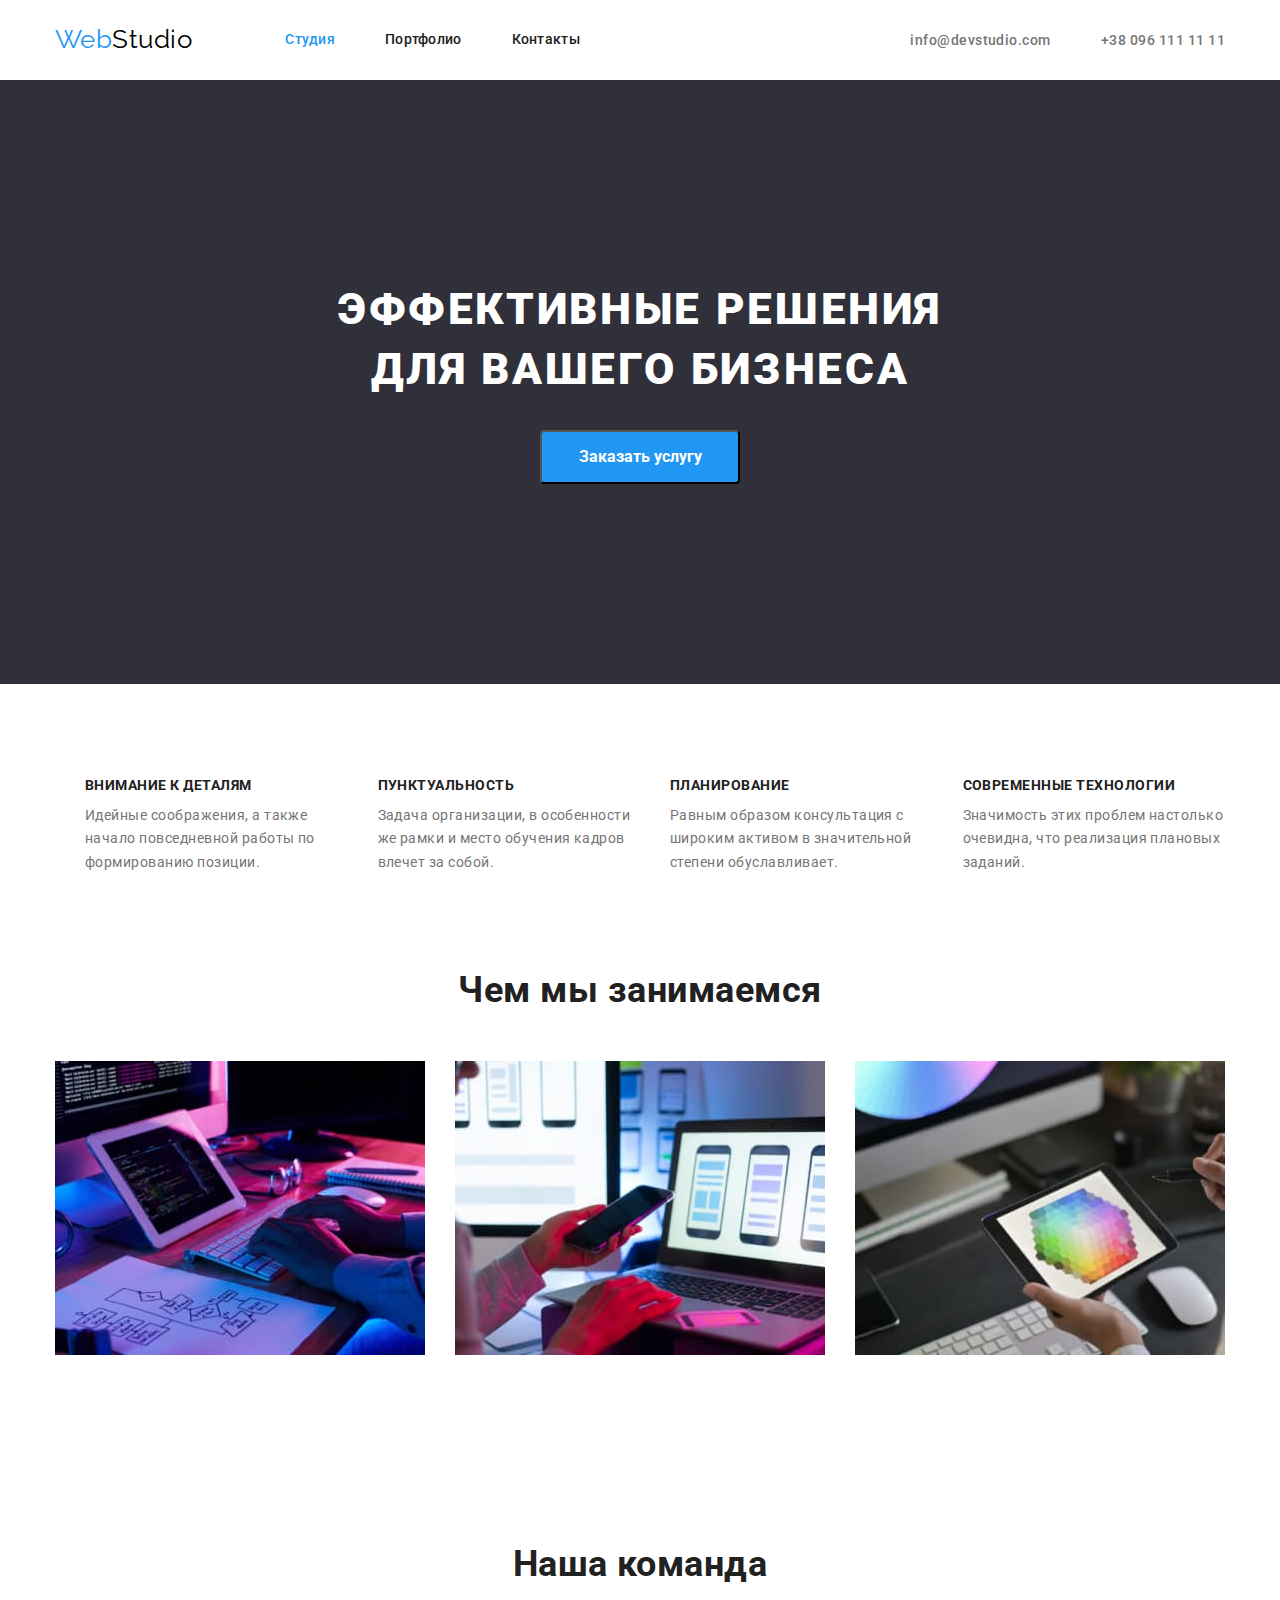
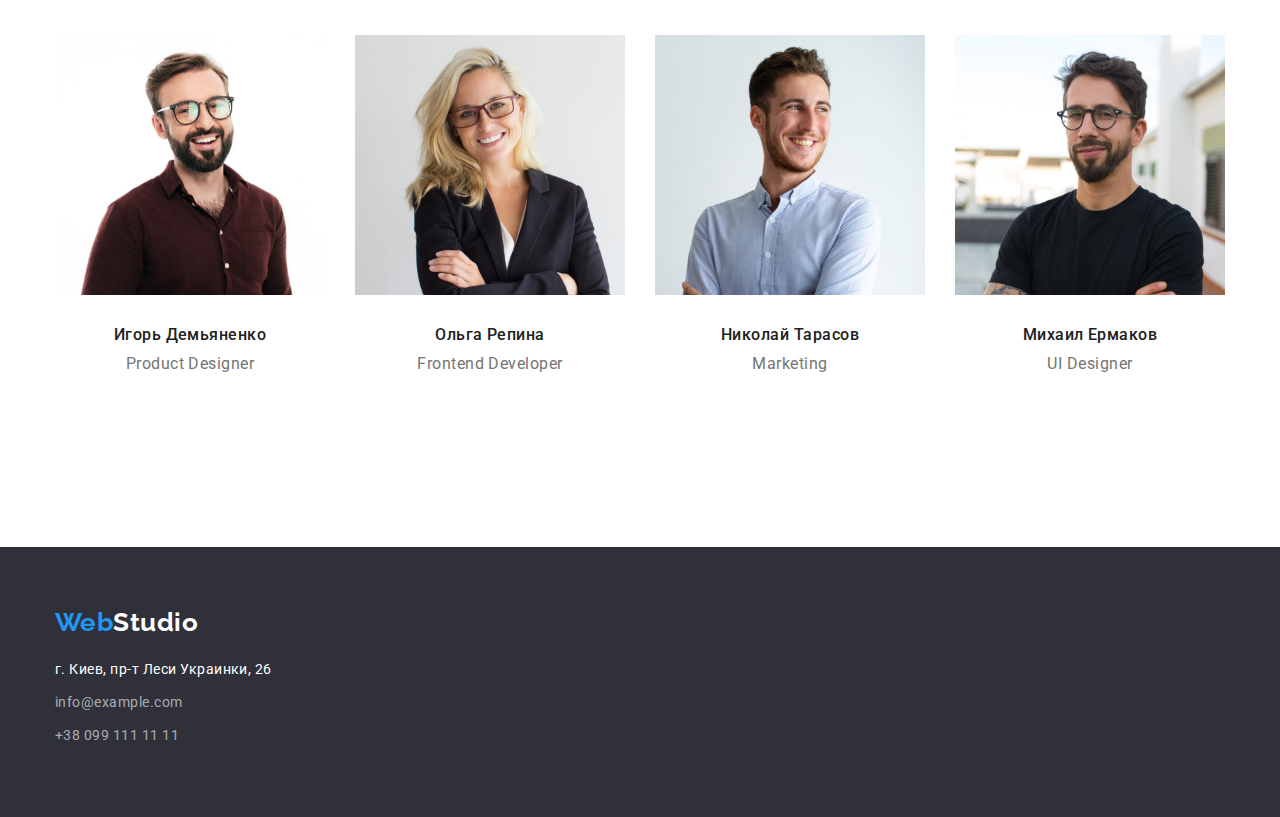
<file: index.html>
<!DOCTYPE html>
<html lang="ru">
<head>
    <meta charset="UTF-8">
    <meta http-equiv="X-UA-Compatible" content="IE=edge">
    <meta name="viewport" content="width=device-width, initial-scale=1.0">
    <title>Document</title>
    <link rel="preconnect" href="https://fonts.googleapis.com">
    <link rel="preconnect" href="https://fonts.gstatic.com" crossorigin>
    <link href="https://fonts.googleapis.com/css2?family=Raleway:wght@700&family=Roboto:wght@400;500;700;900&display=swap"
        rel="stylesheet">
    <link rel="stylesheet" href="https://cdnjs.cloudflare.com/ajax/libs/modern-normalize/1.1.0/modern-normalize.min.css">
    <link rel="stylesheet" href="./css/styles.css" />
</head>

<body class="page">
    <!--Хедер сайта-->
        <header>
        <div class="container header">
           <nav class="nav">
    <a href="./index.html" class="logo"><span class="span">Web</span>Studio</a>
    <ul class="site-nav list">
        <li class="item"><a href="./index.html" class="link current">Студия</a></li>
        <li class="item"><a href="./portfolio.html" class="link">Портфолио</a></li>
        <li class="item"><a href="" class="link">Контакты</a></li>
    </ul>
    </nav>
    <ul class="contacts-nav list">
        <li class="item"><a href="mailto:info@devstudio.com" class="link">info@devstudio.com</a></li>
        <li class="item"><a href="tel:+380961111111" class="link">+38 096 111 11 11</a></li>
    </ul>
    </div>
</header>


<!--Мейн секшн сайта-->
<main>
    <!--Герой-->
<section class="hero-text">
    <div class="container hero">
    <h1 class="hero-title">Эффективные решения<br> для вашего бизнеса</h1>
    <button type="button" class="button">Заказать услугу</button>
    </div>
</section>
<!--Преимущества-->
<section class="section-features">
    <div class="container features">
    <h2 class="section-title visually-hidden">Преимущества</h2>
    <ul class="feature-list list">
        <li class="item">
            <h3 class="title">Внимание к деталям</h3>
            <p class="text">Идейные соображения, а также начало повседневной работы по формированию позиции.</p>
        </li>
        <li class="item">
            <h3 class="title">Пунктуальность</h3>
            <p class="text">Задача организации, в особенности же рамки и место обучения кадров влечет за собой.</p>
        </li>
        <li class="item">
            <h3 class="title">Планирование</h3>
            <p class="text">Равным образом консультация с широким активом в значительной степени обуславливает.</p>
        </li>
        <li class="item">
            <h3 class="title">Современные технологии</h3>
            <p class="text">Значимость этих проблем настолько очевидна, что реализация плановых заданий.</p>
        </li>
    </ul>
    </div>
</section>
<!--Чем мы занимаемся-->
<section class="section working">
    <div class="container">
    <h2 class="section-title  we-working">Чем мы занимаемся</h2>
    <ul class="working-list">
        <li class="item">
            <img src="./images/box1.jpg" alt="Наша работа 1" width="370">
        </li>
        <li class="item">
            <img src="./images/box2.jpg" alt="Наша работа 2" width="370">
        </li>
        <li class="item">
            <img src="./images/box3.jpg" alt="Наша работа 3" width="370">
        </li>
    </ul>
    </div>
</section>
<!---Наша команда-->
<section class="section-team">
    <div class="container team">
    <h2 class="section-title team">Наша команда</h2>
    <ul class="team-list list">
        <li class="item">
            <img src="./images/img1.jpg" alt="Член команды 1" width="270">
            <div class="team-worker">
            <h3 class="title">Игорь Демьяненко</h3>
            <p class="text">Product Designer</p>
            </div>
        </li>
        <li class="item">
            <img src="./images/img2.jpg" alt="Член команды 2" width="270">
            <div class="team-worker">
            <h3 class="title">Ольга Репина</h3>
            <p class="text">Frontend Developer</p>
            </div>
        </li>
        <li class="item">
            <img src="./images/img3.jpg" alt="Член команды 3" width="270">
            <div class="team-worker">
            <h3 class="title">Николай Тарасов</h3>
            <p class="text">Marketing</p>
            </div>
        </li>
        <li class="item">
            <img src="./images/img4.jpg" alt="Член команды 4" width="270">
            <div class="team-worker">
            <h3 class="title">Михаил Ермаков</h3>
            <p class="text">UI Designer</p>
            </div>
        </li>
    </ul>
    </div>
</section>
</main>

<!--Футер сайта-->
<footer class="footer">
        <div class="container footer-site">
        <a href="/" class="logo"><span class="span">Web</span>Studio</a>
        <address class="address">
            <ul class="footer-nav list">
                <li class="map-address">г. Киев, пр-т Леси Украинки, 26</li>
                <li><a href="info@example.com" class="link">info@example.com</a></li>
                <li><a href="tel:+380991111111" class="link">+38 099 111 11 11</a></li>
            </ul>
        </address>
        </div>
   </footer>
</body>
</html>
</file>
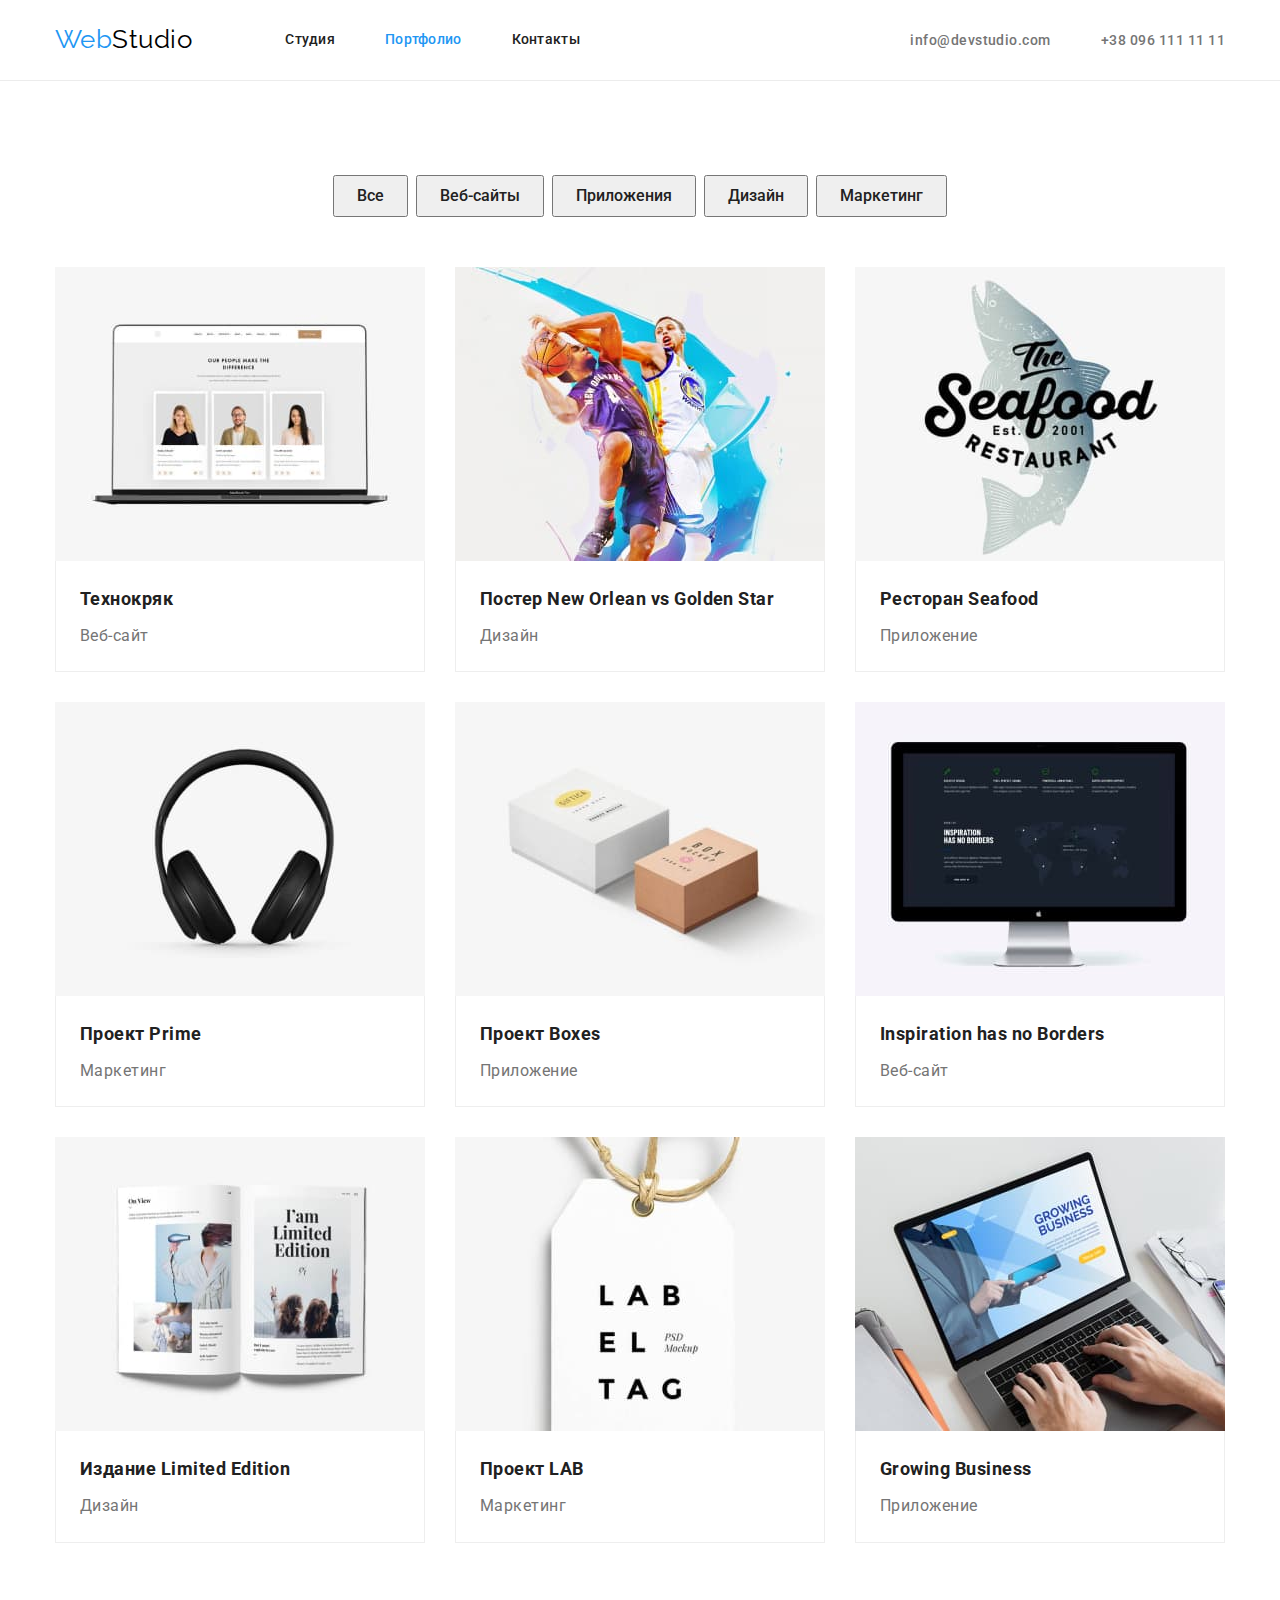
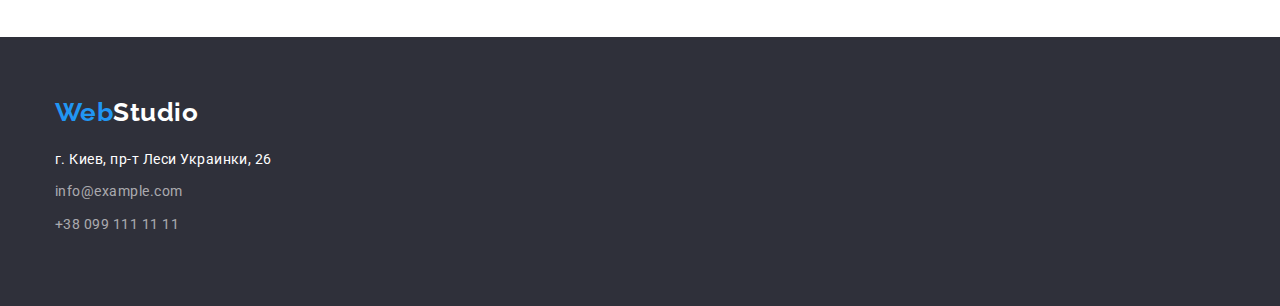
<file: portfolio.html>
<!DOCTYPE html>
<html lang="ru">
<head>
    <meta charset="UTF-8">
    <meta http-equiv="X-UA-Compatible" content="IE=edge">
    <meta name="viewport" content="width=device-width, initial-scale=1.0">
    <title>Document</title>
    <link rel="preconnect" href="https://fonts.googleapis.com">
    <link rel="preconnect" href="https://fonts.gstatic.com" crossorigin>
    <link href="https://fonts.googleapis.com/css2?family=Raleway:wght@700&family=Roboto:wght@400;500;700;900&display=swap"
        rel="stylesheet">
    <link rel="stylesheet" href="https://cdnjs.cloudflare.com/ajax/libs/modern-normalize/1.1.0/modern-normalize.min.css">
    <link rel="stylesheet" href="./css/styles.css" />
</head>

<body class="page">
<!--Хедер сайта-->
<header class="top-header">
    <div class="container header">
        <nav class="nav">
            <a href="./index.html" class="logo"><span class="span">Web</span>Studio</a>
            <ul class="site-nav list">
                <li class="item"><a href="./index.html" class="link">Студия</a></li>
                <li class="item"><a href="./portfolio.html" class="link current">Портфолио</a></li>
                <li class="item"><a href="" class="link">Контакты</a></li>
            </ul>
        </nav>
        <ul class="contacts-nav list">
            <li class="item"><a href="mailto:info@devstudio.com" class="link">info@devstudio.com</a></li>
            <li class="item"><a href="tel:+380961111111" class="link">+38 096 111 11 11</a></li>
        </ul>
    </div>
</header>

    <!--Мейн секшн Портфолио-->
    <main>
        <section class="portfolio">
            <div class="container">
            <ul class="portfolio-button">
                <li class="item"><button type="button" class="list">Все</button></li>
                <li class="item"><button type="button" class="list">Веб-сайты</button></li>
                <li class="item"><button type="button" class="list">Приложения</button></li>
                <li class="item"><button type="button" class="list">Дизайн</button></li>
                <li class="item"><button type="button" class="list">Маркетинг</button></li>
            </ul>
            <ul class="portfolio-works">
                <li class="portfolio-item">
                    <a href="/" class="link"><img src="./images/image1.jpg" alt="Наша работа 1" width="370">
                    <div class="item-content">
                    <h2 class="title">Технокряк</h2>
                    <p class="text">Веб-сайт</p>
                    </div>
                </a>
                </li>

                <li class="portfolio-item">                    
                    <a href="/" class="link"><img src="./images/image2.jpg" alt="Наша работа 2" width="370">
                    <div class="item-content">
                    <h2 class="title">Постер New Orlean vs Golden Star</h2>
                    <p class="text">Дизайн</p>
                    </div>
                </a>                                
                 </li>

                <li class="portfolio-item">                   
                    <a href="/" class="link"><img src="./images/image3.jpg" alt="Наша работа 3" width="370">
                    <div class="item-content">
                    <h2 class="title">Ресторан Seafood</h2>
                    <p class="text">Приложение</p>
                    </div>
                </a>                
                </li>

                <li class="portfolio-item">
                    <a href="/" class="link"><img src="./images/image4.jpg" alt="Наша работа 4" width="370">
                <div class="item-content">
                    <h2 class="title">Проект Prime</h2>
                    <p class="text">Маркетинг</p>
                    </div>
                </a>
                </li>

                <li class="portfolio-item">
                    <a href="/" class="link"><img src="./images/image5.jpg" alt="Наша работа 5" width="370">
                    <div class="item-content">
                    <h2 class="title">Проект Boxes</h2>
                    <p class="text">Приложение</p>
                    </div>
                </a>
                </li>

                <li class="portfolio-item">
                    <a href="/" class="link"><img src="./images/image6.jpg" alt="Наша работа 6" width="370">
                    <div class="item-content">
                    <h2 class="title">Inspiration has no Borders</h2>
                    <p class="text">Веб-сайт</p>
                    </div>
                </a>
                </li>

                <li class="portfolio-item">
                    <a href="/" class="link"><img src="./images/image7.jpg" alt="Наша работа 7" width="370">
                <div class="item-content">
                    <h2 class="title">Издание Limited Edition</h2>
                    <p class="text">Дизайн</p>
                    </div>
                </a>
                </li>

                <li class="portfolio-item">
                    <a href="/" class="link"><img src="./images/image8.jpg" alt="Наша работа 8" width="370">
                    <div class="item-content">
                    <h2 class="title">Проект LAB</h2>
                    <p class="text">Маркетинг</p>
                    </div>
                </a>
                </li>

                <li class="portfolio-item">
                    <a href="/" class="link"><img src="./images/image9.jpg" alt="Наша работа 9" width="370">
                    <div class="item-content">
                        <h2 class="title">Growing Business</h2>
                    <p class="text">Приложение</p>
                    </div>
                </a>
                </li>
            </ul>
            </div>
        </section>
    </main>

        <!--Футер сайта-->
        <footer class="footer">
            <div class="container footer-site">
                <a href="/" class="logo"><span class="span">Web</span>Studio</a>
                <address class="address">
                    <ul class="footer-nav list">
                        <li class="map-address">г. Киев, пр-т Леси Украинки, 26</li>
                        <li><a href="info@example.com" class="link">info@example.com</a></li>
                        <li><a href="tel:+380991111111" class="link">+38 099 111 11 11</a></li>
                    </ul>
                </address>
            </div>
        </footer>
            </body>
            </html>
</file>
<file: css/styles.css>
/* цвет основного текста #757575  */
/* вторичный цвет текста #212121 */
/* белый #FFFFFF*/
/* акцент #2196F3 */
/* цвет в лого #000000 */
/* цвет фона #E5E5E5 */

:root {
  --primary-text-color: #757575;
  --title-text-color: #212121;
  --accent-color: #2196f3;
  --logo-color: #000000;
  --hero-text-color: #ffffff;
  --primary-bg-color: #ffffff;
  --hero-bg-color: #2f303a;
  --footer-link-color: rgba(255, 255, 255, 0.6);
  --button-bg-hover-color: #188ce8;
  --header-border-color: #ececec;
}

.page {
  background-color: var(--primary-bg-color);
  color: var(--primary-text-color);
  font-family: Roboto, sans-serif;
  letter-spacing: 0.03em;
}

ul {
  padding: 0;
  margin: 0;
}

img {
  display: block;
  max-width: 100%;
  height: auto;
}

.container {
  width: 1200px;
  margin-left: auto;
  margin-right: auto;
  padding-left: 15px;
  padding-right: 15px;
}

/* Header */

.top-header {
  border-bottom: 1px solid var(--header-border-color);
}

.header {
  display: flex;
  align-items: center;
  margin-top: 0;
}

/* Logo */

ul {
  list-style: none;
  padding: 0;
  margin: 0;
}

a {
  text-decoration: none;
}

.span {
  color: var(--accent-color);
  padding-top: 24px;
  padding-bottom: 25px;
}

.logo {
  display: block;
  color: var(--logo-color);
  font-family: Raleway, sans-serif;
  font-size: 26px;
  line-height: 1.19;
  text-decoration: none;
  padding-top: 24px;
  padding-bottom: 25px;
}

/* Site nav */

.nav {
  display: flex;
}

.site-nav {
  display: flex;
  margin-left: 93px;
}

.site-nav .item + .item {
  margin-left: 50px;
}

.contacts-nav {
  display: flex;
  margin-left: auto;
}

.site-nav .link {
  display: block;
  color: var(--title-text-color);
  font-weight: 500;
  font-size: 14px;
  line-height: 1.14;
  text-decoration: none;
  letter-spacing: 0.02em;
  padding-top: 32px;
  padding-bottom: 32px;
}

.site-nav .link:hover,
.site-nav .link:focus {
  color: var(--accent-color);
}

.contacts-nav .item + .item {
  margin-left: 50px;
}

.contacts-nav .link {
  color: var(--primary-text-color);
  font-weight: 500;
  font-size: 14px;
  line-height: 1.14;
  text-decoration: none;
}

.contacts-nav .link:hover,
.contacts-nav .link:focus {
  color: var(--accent-color);
}
.site-nav .link.current {
  color: var(--accent-color);
}

/* Hero */

.hero-title {
  color: var(--hero-text-color);
  font-weight: 900;
  font-size: 44px;
  line-height: 1.36;
  letter-spacing: 0.06em;
  text-transform: uppercase;
  margin-top: 0;
  margin-bottom: 0px;
  min-width: 696px;
}

.hero-text {
  background: var(--hero-bg-color);
  text-align: center;
  max-width: 1600px;
  padding-top: 200px;
  padding-bottom: 200px;
  margin: 0 auto;
}

.hero-text .button:hover {
  background-color: var(--button-bg-hover-color);
}

/* Section */
.section-title {
  color: var(--title-text-color);
  font-weight: 700;
  font-size: 36px;
  line-height: 1.17;
  text-align: center;
}

.visually-hidden {
  position: absolute;
  clip: rect(0 0 0 0);
  width: 1px;
  height: 1px;
  margin: -1px;
}

/* Portfolio works */

.portfolio {
  padding-top: 94px;
  padding-bottom: 94px;
  margin-top: 0;
  margin-bottom: 0;
}

.portfolio-works {
  list-style: none;
  padding: 0;
  margin: 0;
  display: flex;
  flex-wrap: wrap;
  margin-left: -30px;
  margin-top: -30px;
}

.portfolio-item {
  flex-basis: calc(100% / 3-30px);
  margin-left: 30px;
  margin-top: 30px;
}

.portfolio-works .link {
  text-decoration: none;
}

.portfolio-works .title {
  font-weight: 700;
  font-size: 18px;
  line-height: 2;
  color: var(--title-text-color);
  margin-top: 0;
  margin-bottom: 4px;
  padding-top: 0;
  padding-bottom: 0;
}

.portfolio-works .text {
  font-size: 16px;
  line-height: 1.9;
  color: var(--primary-text-color);
  margin-top: 0px;
  margin-bottom: 0;
  padding-top: 0;
  padding-bottom: 0;
}

.item-content {
  padding: 20px 24px;
  border-bottom: 1px solid #eeeeee;
  border-left: 1px solid #eeeeee;
  border-right: 1px solid #eeeeee;
}

/* Features */
.section-features {
  padding-top: 94px;
  padding-bottom: 94px;
}

.features {
  margin-top: 0;
  margin-bottom: 0;
}

.feature-list {
  display: flex;
}

.feature-list .item {
  width: 270px;
  margin-left: 30px;
}

.feature-list .title {
  margin-top: 0;
  margin-bottom: 10px;
  padding-top: 0;
  padding-bottom: 0;
  color: var(--title-text-color);
  font-weight: 700;
  font-size: 14px;
  line-height: 1.14;
  text-transform: uppercase;
}

.feature-list .text {
  margin-top: 0;
  margin-bottom: 0;
  padding-top: 0;
  padding-bottom: 0;
  font-size: 14px;
  line-height: 1.7;
}

/* Working */

.working {
  padding-top: 0;
  padding-bottom: 94px;
  margin-top: 0;
  margin-bottom: 0;
}

.we-working {
  margin-top: 0;
  margin-bottom: 50px;
  padding-top: 0;
  padding-bottom: 0;
}

.working-list {
  display: flex;
  list-style: none;
}

.working-list .item + .item {
  margin-left: 30px;
}

/* Team */

.section-team {
  padding-top: 94px;
  padding-bottom: 94px;
}

.team {
  max-width: 1600px;
  margin-top: 0;
  margin-bottom: 50px;
  padding-top: 0;
  padding-bottom: 0;
}

.section-title .team {
  margin-top: 0;
  margin-bottom: 0;
  padding-top: 0;
  padding-bottom: 0;
}

.team-list {
  display: flex;
}

.team-list .item {
  width: 270px;
}

.team-list .item + .item {
  margin-left: 30px;
}

.team-worker {
  padding-top: 30px;
  padding-bottom: 30px;
}

.team-list .title {
  color: var(--title-text-color);
  font-weight: 500;
  font-size: 16px;
  line-height: 1.19;
  margin-top: 0;
  margin-bottom: 10px;
  padding: 0;
  text-align: center;
}

.team-list .text {
  font-size: 16px;
  line-height: 1.19;
  margin: 0;
  padding: 0;
  text-align: center;
}

/* Button */

.button {
  color: var(--hero-text-color);
  background-color: var(--accent-color);
  font-family: inherit;
  font-weight: 700;
  font-size: 16px;
  line-height: 1.88;
  align-items: center;
  text-align: center;
  cursor: pointer;

  border-radius: 4px;
  min-width: 200px;
  padding: 10px 32px;
  display: inline-block;
  margin-top: 30px;
  margin-bottom: 0;
}

.portfolio-button {
  display: flex;
  justify-content: center;
  text-align: center;
  list-style: none;
  color: var(--title-text-color);
  margin-top: 0;
  margin-bottom: 50px;
  padding: 0;
}

.portfolio-button .item + .item {
  display: flex;
  margin-left: 8px;
}

.portfolio-button .list {
  font-weight: 500;
  font-size: 16px;
  line-height: 1.6;
  color: var(--title-text-color);
  max-width: 145px;
  padding: 6px 22px;
  margin-top: 0;
  margin-bottom: 0;
}

.portfolio-button .list:hover {
  background-color: var(--accent-color);
  color: var(--hero-text-color);
  cursor: pointer;
}

/* Footer */

.footer {
  background: var(--hero-bg-color);
  padding-top: 60px;
  padding-bottom: 60px;
}

.footer-site {
  padding-top: 0;
  padding-bottom: 0;
  margin-top: 0;
  margin-bottom: 0;
}

.footer .logo {
  font-weight: 700;
  font-size: 26px;
  line-height: 1.19;
  color: var(--hero-text-color);
  margin-top: 0;
  margin-bottom: 20px;
  padding-top: 0;
  padding-bottom: 0;
}

.footer-nav {
  text-decoration: none;
  font-style: normal;
  font-size: 14px;
  line-height: 1.7;
  width: 231px;
}

.address {
  font-style: normal;
}

.map-address {
  color: var(--hero-text-color);
  margin-top: 0;
  margin-bottom: 9px;
}

.footer .link {
  display: inline-block;
  text-decoration: none;
  color: var(--footer-link-color);
  margin-top: 0;
  margin-bottom: 9px;
}

.footer-nav .link:hover,
.footer-nav .link:focus {
  color: var(--accent-color);
}
</file>
